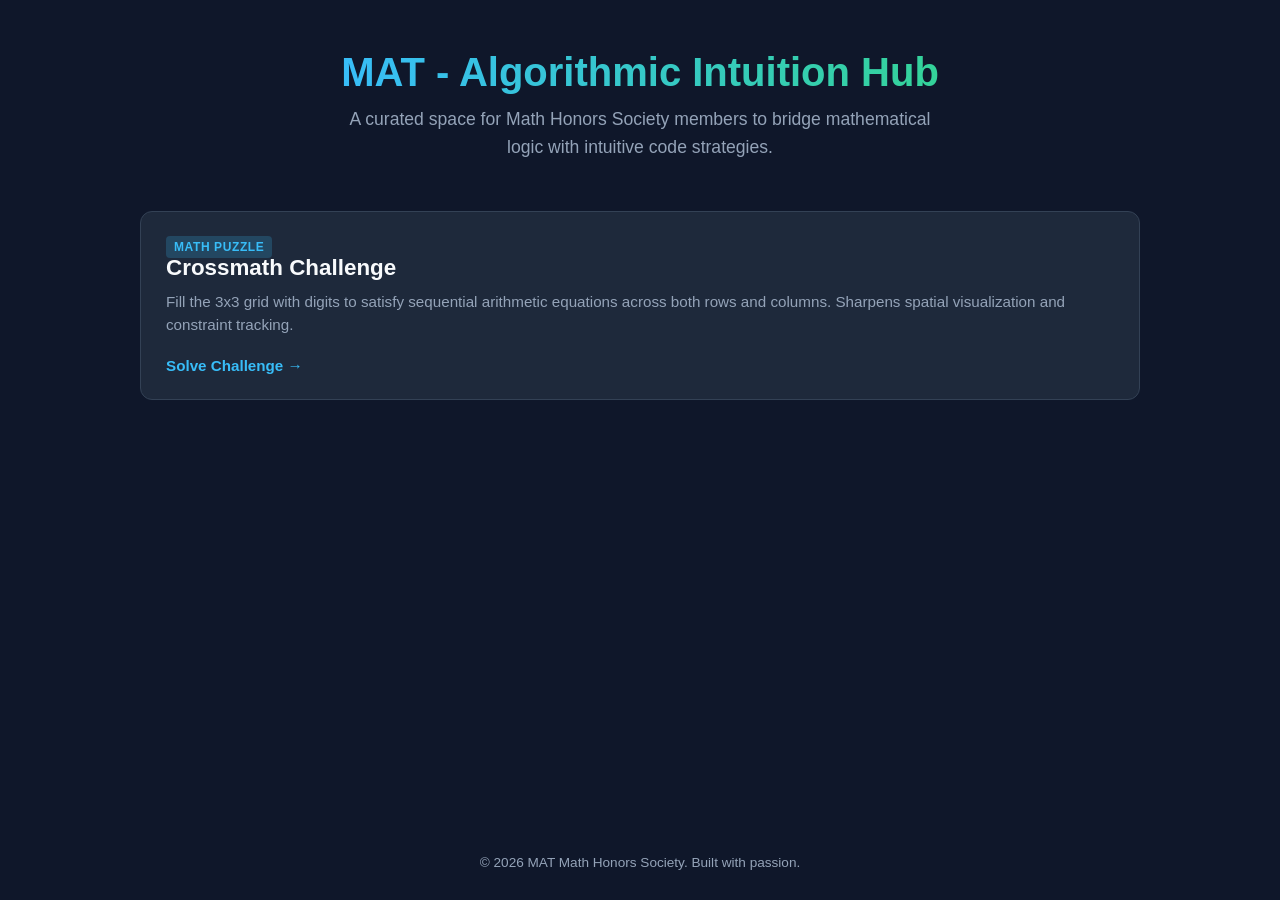
<file: index.html>
<!DOCTYPE html>
<html lang="en">

<head>
    <meta charset="UTF-8">
    <meta name="viewport" content="width=device-width, initial-scale=1.0">
    <title>MAT - Algorithmic Intuition Hub</title>
    <link rel="stylesheet" href="css/style.css">
</head>

<body>

    <header>
        <h1>MAT - Algorithmic Intuition Hub</h1>
        <p>A curated space for Math Honors Society members to bridge mathematical logic with intuitive code strategies.
        </p>
    </header>

    <main class="problems-grid">
        <a href="problems/crossmath/crossmath.html" class="problem-card">
            <div>
                <span class="problem-tag tag-math">Math Puzzle</span>
                <h3>Crossmath Challenge</h3>
                <p>Fill the 3x3 grid with digits to satisfy sequential arithmetic equations across both rows and
                    columns. Sharpens spatial visualization and constraint tracking.</p>
            </div>
            <div class="action-link">Solve Challenge &rarr;</div>
        </a>
    </main>

    <footer>
        &copy; 2026 MAT Math Honors Society. Built with passion.
    </footer>

</body>

</html>
</file>
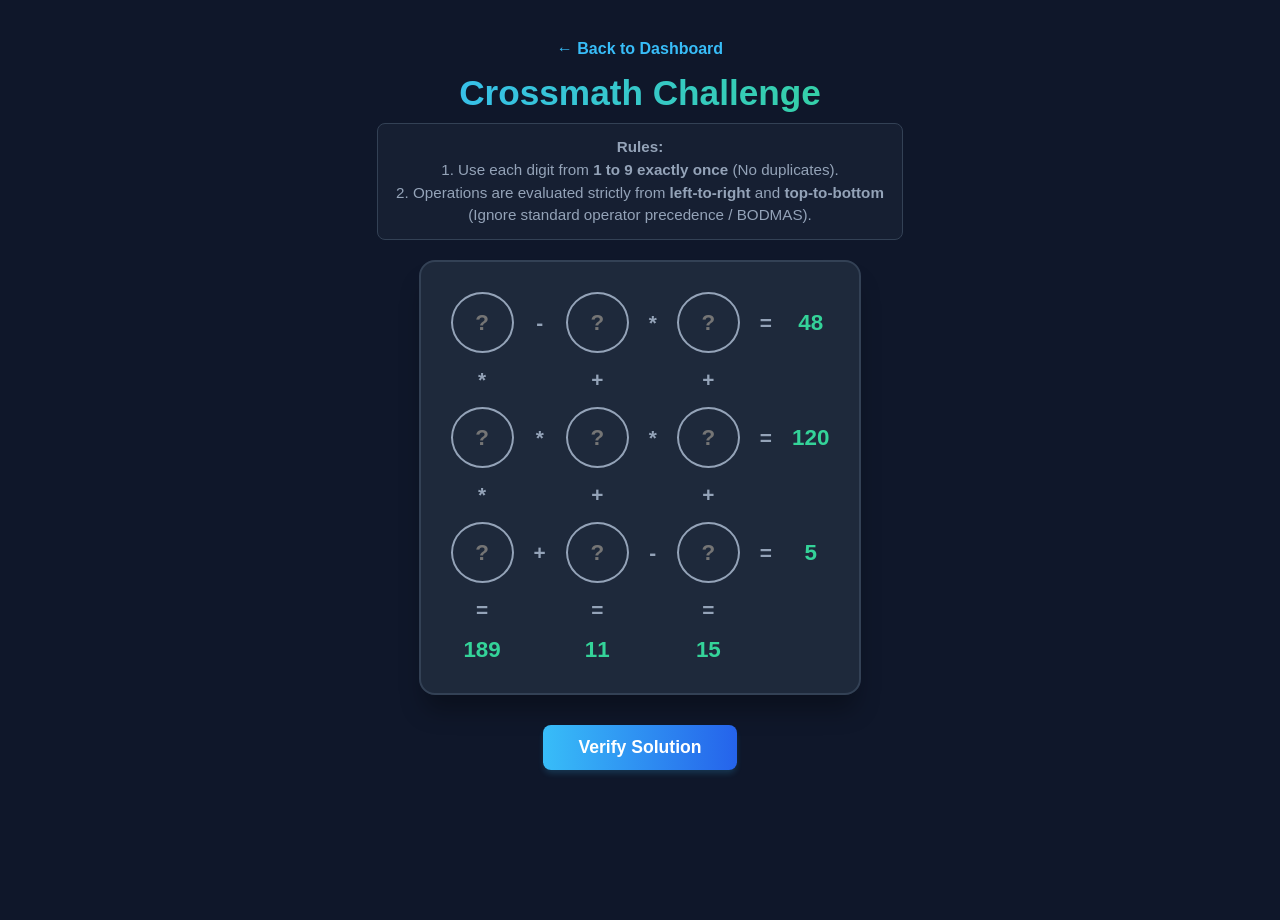
<file: problems/crossmath/crossmath.html>
<!DOCTYPE html>
<html lang="en">

<head>
    <meta charset="UTF-8">
    <meta name="viewport" content="width=device-width, initial-scale=1.0">
    <title>Crossmath Challenge - MAT</title>
    <link rel="stylesheet" href="../../css/crossmath.css">
    <script src="../../js/crossmath.js"></script>
</head>

<body>

    <header>
        <a href="../../index.html" class="back-link">&larr; Back to Dashboard</a>
        <h1>Crossmath Challenge</h1>
        <div class="rules-note">
            <strong>Rules:</strong><br>
            1. Use each digit from <strong>1 to 9 exactly once</strong> (No duplicates).<br>
            2. Operations are evaluated strictly from <strong>left-to-right</strong> and <strong>top-to-bottom</strong>
            (Ignore standard operator precedence / BODMAS).
        </div>
    </header>

    <main>
        <!-- Lưới 7x7 tái hiện chính xác cấu trúc đề bài trên bảng -->
        <div id="feedback" class="feedback-message-hidden"></div>
        <div class="grid-container">
            <input type="number" id="cell-1-1" class="grid-input" min="1" max="9" placeholder="?">
            <span class="operator"></span>
            <input type="number" id="cell-1-3" class="grid-input" min="1" max="9" placeholder="?">
            <span class="operator"></span>
            <input type="number" id="cell-1-5" class="grid-input" min="1" max="9" placeholder="?">
            <span class="equals">=</span>
            <span class="target-result"></span>

            <!-- Row 2: Toán tử hàng dọc bên dưới ô số -->
            <span class="operator"></span>
            <span></span> <!-- Ô trống tạo khoảng cách -->
            <span class="operator"></span>
            <span></span>
            <span class="operator"></span>
            <span></span>
            <span></span>

            <input type="number" id="cell-3-1" class="grid-input" min="1" max="9" placeholder="?">
            <span class="operator"></span>
            <input type="number" id="cell-3-3" class="grid-input" min="1" max="9" placeholder="?">
            <span class="operator"></span>
            <input type="number" id="cell-3-5" class="grid-input" min="1" max="9" placeholder="?">
            <span class="equals">=</span>
            <span class="target-result"></span>

            <span class="operator"></span>
            <span></span>
            <span class="operator"></span>
            <span></span>
            <span class="operator"></span>
            <span></span>
            <span></span>

            <input type="number" id="cell-5-1" class="grid-input" min="1" max="9" placeholder="?">
            <span class="operator"></span>
            <input type="number" id="cell-5-3" class="grid-input" min="1" max="9" placeholder="?">
            <span class="operator"></span>
            <input type="number" id="cell-5-5" class="grid-input" min="1" max="9" placeholder="?">
            <span class="equals">=</span>
            <span class="target-result"></span>

            <span class="equals">=</span>
            <span></span>
            <span class="equals">=</span>
            <span></span>
            <span class="equals">=</span>
            <span></span>
            <span></span>

            <span class="target-result"></span>
            <span></span>
            <span class="target-result"></span>
            <span></span>
            <span class="target-result"></span>
            <span></span>
            <span></span>
        </div>

        <!-- those controls must be on the same line -->
        <div style="display: flex; justify-content: center; gap: 10px;" class="controls">
            <button class="btn-check" onclick="validatePuzzle()">Verify Solution</button>
            <!-- <button class="btn-check" onclick="showSolutions()">Show Solutions</button> -->
        </div>
    </main>
</body>

</html>
</file>
<file: css/style.css>
:root {
    --bg-color: #0f172a;
    --card-bg: #1e293b;
    --text-main: #f8fafc;
    --text-muted: #94a3b8;
    --accent-blue: #38bdf8;
    --accent-green: #34d399;
}

body {
    font-family: 'Segoe UI', Tahoma, Geneva, Verdana, sans-serif;
    background-color: var(--bg-color);
    color: var(--text-main);
    margin: 0;
    padding: 0;
    display: flex;
    flex-direction: column;
    align-items: center;
    min-height: 100vh;
}

header {
    text-align: center;
    margin: 50px 20px 30px 20px;
}

header h1 {
    font-size: 2.5rem;
    margin: 0 0 10px 0;
    background: linear-gradient(to right, var(--accent-blue), var(--accent-green));
    -webkit-background-clip: text;
    -webkit-text-fill-color: transparent;
    font-weight: 800;
}

header p {
    color: var(--text-muted);
    font-size: 1.1rem;
    max-width: 600px;
    margin: 0 auto;
    line-height: 1.6;
}

.problems-grid {
    display: grid;
    grid-template-columns: repeat(auto-fit, minmax(300px, 1fr));
    gap: 25px;
    width: 90%;
    max-width: 1000px;
    padding: 20px 0;
}

.problem-card {
    background-color: var(--card-bg);
    border: 1px solid #334155;
    border-radius: 12px;
    padding: 25px;
    text-decoration: none;
    color: var(--text-main);
    transition: transform 0.2s ease, border-color 0.2s ease, box-shadow 0.2s ease;
    display: flex;
    flex-direction: column;
    justify-content: space-between;
}

.problem-card:hover {
    transform: translateY(-5px);
    border-color: var(--accent-blue);
    box-shadow: 0 10px 20px rgba(56, 189, 248, 0.1);
}

.problem-tag {
    align-self: flex-start;
    font-size: 0.75rem;
    text-transform: uppercase;
    padding: 4px 8px;
    border-radius: 4px;
    font-weight: bold;
    margin-bottom: 15px;
    letter-spacing: 0.05em;
}

.tag-math {
    background-color: rgba(56, 189, 248, 0.2);
    color: var(--accent-blue);
}

.tag-algo {
    background-color: rgba(52, 211, 153, 0.2);
    color: var(--accent-green);
}

.problem-card h3 {
    margin: 0 0 10px 0;
    font-size: 1.4rem;
}

.problem-card p {
    color: var(--text-muted);
    font-size: 0.95rem;
    line-height: 1.5;
    margin: 0 0 20px 0;
    flex-grow: 1;
}

.action-link {
    font-size: 0.95rem;
    color: var(--accent-blue);
    font-weight: 600;
    display: flex;
    align-items: center;
    gap: 5px;
}

.problem-card:hover .action-link {
    color: #7dd3fc;
}

footer {
    margin-top: auto;
    padding: 30px;
    color: var(--text-muted);
    font-size: 0.85rem;
}
</file>
<file: css/crossmath.css>
:root {
    --bg-color: #0f172a;
    --card-bg: #1e293b;
    --text-main: #f8fafc;
    --text-muted: #94a3b8;
    --accent-blue: #38bdf8;
    --accent-green: #34d399;
    --accent-red: #ef4444;
    --border-color: #334155;
}

body {
    font-family: 'Segoe UI', Tahoma, Geneva, Verdana, sans-serif;
    background-color: var(--bg-color);
    color: var(--text-main);
    margin: 0;
    padding: 0px;
    padding-bottom: 20px;
    display: flex;
    flex-direction: column;
    align-items: center;
    min-height: 100vh;
}

header {
    text-align: center;
    margin: 40px 20px 20px 20px;
}

.back-link {
    color: var(--accent-blue);
    text-decoration: none;
    font-weight: 600;
    display: inline-block;
    margin-bottom: 15px;
    transition: color 0.2s;
}

.back-link:hover {
    color: #7dd3fc;
}

h1 {
    font-size: 2.2rem;
    margin: 0 0 10px 0;
    background: linear-gradient(to right, var(--accent-blue), var(--accent-green));
    -webkit-background-clip: text;
    -webkit-text-fill-color: transparent;
}

.rules-note {
    color: var(--text-muted);
    font-size: 0.95rem;
    max-width: 500px;
    margin: 0 auto 0px auto;
    line-height: 1.5;
    background: rgba(30, 41, 59, 0.5);
    padding: 12px;
    border-radius: 8px;
    border: 1px solid var(--border-color);
}

/* Container cho toàn bộ ma trận giải thuật */
.grid-container {
    background-color: var(--card-bg);
    border: 2px solid var(--border-color);
    border-radius: 16px;
    padding: 30px;
    box-shadow: 0 20px 25px -5px rgba(0, 0, 0, 0.3);

    display: grid;
    /* CHỖ 1: Sử dụng max-content cho các cột để nó chỉ rộng vừa bằng nội dung bên trong */
    grid-template-columns: repeat(3, max-content max-content) max-content;

    align-items: center;
    justify-items: center;
    gap: 15px 20px;
    /* Tăng khoảng cách ngang (gap) lên một chút cho đẹp */

    /* CHỖ 2: Thêm dòng này để cái hộp tự co lại theo kích thước của lưới con bên trong */
    width: max-content;
    margin: 0 auto;
    /* Căn giữa toàn bộ khối ma trận ra giữa màn hình */
}

/* Ô tròn nhập số giống hệt vòng tròn vẽ trên bảng */
.grid-input {
    width: 55px;
    height: 55px;
    border-radius: 50%;
    border: 2.5px solid var(--text-muted);
    background-color: transparent;
    color: var(--text-main);
    text-align: center;
    font-size: 1.4rem;
    font-weight: bold;
    outline: none;
    transition: all 0.2s ease;
}

.grid-input:focus {
    border-color: var(--accent-blue);
    box-shadow: 0 0 10px rgba(56, 189, 248, 0.3);
    background-color: rgba(56, 189, 248, 0.05);
}

/* Loại bỏ mũi tên tăng giảm mặc định của input type="number" */
.grid-input::-webkit-outer-spin-button,
.grid-input::-webkit-inner-spin-button {
    -webkit-appearance: none;
    margin: 0;
}

/* Ký tự phép tính (+, -, *, /) và dấu bằng (=) */
.operator,
.equals {
    font-size: 1.3rem;
    font-weight: bold;
    color: var(--text-muted);
}

/* Các ô hiển thị kết quả cố định */
.target-result {
    font-size: 1.4rem;
    font-weight: 800;
    color: var(--accent-green);
}

/* Khu vực điều khiển và hiển thị trạng thái */
.controls {
    margin-top: 30px;
    display: flex;
    gap: 15px;
}

.btn-check {
    background: linear-gradient(to right, var(--accent-blue), #2563eb);
    color: white;
    border: none;
    padding: 12px 35px;
    font-size: 1.1rem;
    font-weight: 700;
    border-radius: 8px;
    cursor: pointer;
    transition: transform 0.1s, opacity 0.2s;
    box-shadow: 0 4px 6px -1px rgba(56, 189, 248, 0.2);
}

.btn-check:hover {
    opacity: 0.9;
}

.btn-check:active {
    transform: scale(0.98);
}

.feedback-message-hidden {
    display: none;
}

.feedback-message {
    font-size: 1.1rem;
    font-weight: 600;
    min-height: 24px;
    margin-bottom: 20px;
}

.status--success {
    color: var(--accent-green);
}

.status--error {
    color: var(--accent-red);
}
</file>
